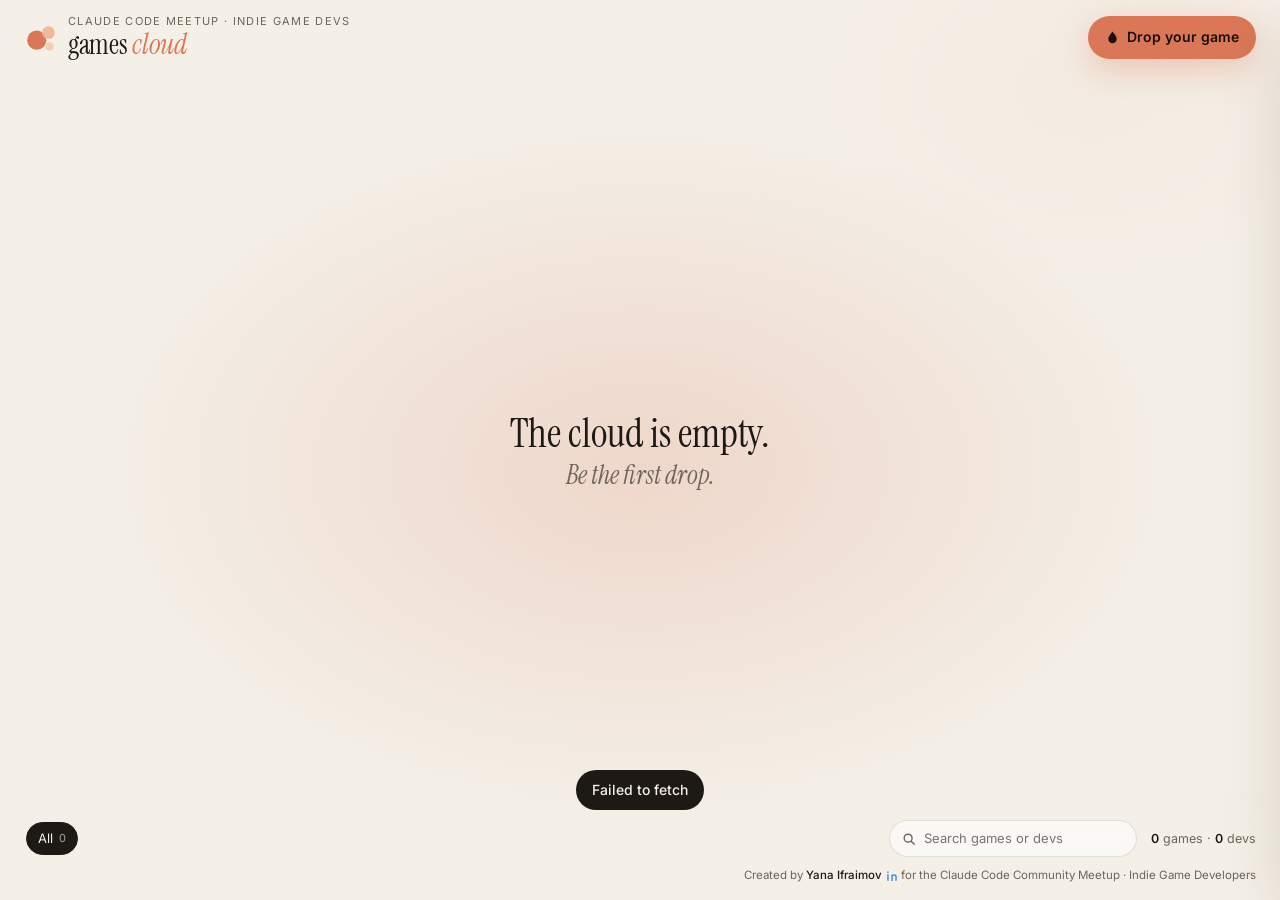
<file: index.html>
<!doctype html>
<html lang="en">
<head>
  <meta charset="utf-8">
  <meta http-equiv="Cache-Control" content="no-cache">
  <meta name="viewport" content="width=device-width, initial-scale=1, viewport-fit=cover">
  <title>Indie Games Cloud</title>
  <meta name="description" content="Games made by the Claude Code Community Meetup indie game developers. Drop yours in.">
  <meta property="og:title" content="Indie Games Cloud · Claude Code Community Meetup">
  <meta property="og:description" content="Games made by the Claude Code Community Meetup indie game developers. Drop yours in.">
  <link rel="icon" href="data:image/svg+xml,%3Csvg xmlns='http://www.w3.org/2000/svg' viewBox='0 0 32 32'%3E%3Ccircle cx='12' cy='18' r='9' fill='%23d97757'/%3E%3Ccircle cx='23' cy='11' r='6' fill='%23e8a07f'/%3E%3Ccircle cx='24' cy='24' r='4' fill='%23f3c9b3'/%3E%3C/svg%3E">
  <link rel="preconnect" href="https://fonts.googleapis.com">
  <link rel="preconnect" href="https://fonts.gstatic.com" crossorigin>
  <link rel="preconnect" href="https://ylkonkarqnlfaosjilcr.supabase.co" crossorigin>
  <link rel="preconnect" href="https://img.itch.zone">
  <!-- Fonts load without blocking the first paint; system fonts show until they arrive. -->
  <link rel="stylesheet" href="https://fonts.googleapis.com/css2?family=Instrument+Serif:ital@0;1&family=Inter:wght@400;500;600&display=swap" media="print" onload="this.media='all'">
  <noscript><link rel="stylesheet" href="https://fonts.googleapis.com/css2?family=Instrument+Serif:ital@0;1&family=Inter:wght@400;500;600&display=swap"></noscript>
  <link rel="stylesheet" href="styles.css?v=20261013-10">
</head>
<body>
  <main id="stage" class="stage" aria-label="Project cloud"></main>

  <header class="top" id="top">
    <a class="brand" href="./" aria-label="Indie Games Cloud home">
      <svg viewBox="0 0 32 32" aria-hidden="true"><circle cx="12" cy="18" r="9"/><circle cx="23" cy="11" r="6"/><circle cx="24" cy="24" r="4"/></svg>
      <span>
        <small>Claude Code Meetup<span class="eyebrow-long"> · Indie Game Devs</span></small>
        <strong>games <em>cloud</em></strong>
      </span>
    </a>
    <button class="btn btn-primary drop-btn" id="addBtn" type="button" aria-label="Drop your game">
      <svg viewBox="0 0 16 16" aria-hidden="true" class="drip"><path d="M8 1.5c2.6 3.2 4.5 5.8 4.5 8a4.5 4.5 0 0 1-9 0c0-2.2 1.9-4.8 4.5-8Z"/></svg>
      <span>Drop<span class="long"> your game</span></span>
    </button>
  </header>

  <div class="welcome" id="welcome" role="dialog" aria-labelledby="welcomeTitle" hidden>
    <i class="welcome-arrow" aria-hidden="true"></i>
    <h2 id="welcomeTitle">Welcome to the <em>games cloud</em></h2>
    <p>Every bubble is a game made by someone at the meetup. Tap one to see it and play.</p>
    <p class="welcome-strong">Made a game? Drop it in and watch it fall into the cloud.</p>
    <div class="welcome-actions">
      <button class="btn btn-primary" type="button" id="welcomeDrop">
        <svg viewBox="0 0 16 16" aria-hidden="true"><path d="M8 1.5c2.6 3.2 4.5 5.8 4.5 8a4.5 4.5 0 0 1-9 0c0-2.2 1.9-4.8 4.5-8Z"/></svg>
        Drop my game
      </button>
      <button class="btn btn-ghost" type="button" id="welcomeSkip">Just looking</button>
    </div>
  </div>

  <div class="empty" id="empty" hidden>
    <p>The cloud is empty.</p>
    <p class="muted">Be the first drop.</p>
  </div>

  <footer class="bottom" id="bottom">
    <nav class="chips" id="chips" aria-label="Filter games"></nav>
    <div class="tools">
      <label class="search">
        <svg viewBox="0 0 16 16" aria-hidden="true"><circle cx="7" cy="7" r="4.5"/><path d="m10.5 10.5 3.5 3.5"/></svg>
        <input id="search" type="search" placeholder="Search games or devs" autocomplete="off">
      </label>
      <span class="stats" id="stats"></span>
    </div>
    <p class="credit" id="credit"></p>
  </footer>

  <div class="tip" id="tip" role="tooltip" hidden></div>
  <div class="toast" id="toast" role="status" aria-live="polite"></div>

  <div class="scrim" id="scrim"></div>
  <aside class="drawer" id="drawer" aria-hidden="true" aria-label="Game details">
    <div class="drawer-grab" id="drawerGrab" aria-hidden="true"><i></i></div>
    <button class="icon-btn drawer-close" id="drawerClose" type="button" aria-label="Close">
      <svg viewBox="0 0 16 16"><path d="M4 4l8 8M12 4l-8 8"/></svg>
    </button>
    <div class="drawer-body" id="drawerBody"></div>
  </aside>

  <dialog class="modal" id="addDialog" aria-labelledby="addTitle">
    <form id="addForm" novalidate>
      <div class="modal-head">
        <div>
          <h2 id="addTitle">Drop your game</h2>
          <p>It falls into the cloud. Use the same name or email every time and your games gather into one bubble.</p>
        </div>
        <button class="icon-btn" type="button" data-close aria-label="Close">
          <svg viewBox="0 0 16 16"><path d="M4 4l8 8M12 4l-8 8"/></svg>
        </button>
      </div>

      <div class="modal-body">
        <div class="thumb-field">
          <div class="thumb-preview" id="thumbPreview" aria-live="polite">
            <span class="thumb-art" id="thumbArt"></span>
            <img id="thumbImg" alt="" hidden>
            <span class="thumb-status" id="thumbStatus"></span>
            <i class="gloss"></i>
          </div>
          <div class="thumb-opts">
            <span class="field-label">Thumbnail</span>
            <div class="seg" role="radiogroup" aria-label="Thumbnail source">
              <label><input type="radio" name="thumbMode" value="link" checked><span>From link</span></label>
              <label><input type="radio" name="thumbMode" value="upload"><span>Upload</span></label>
            </div>
            <input type="file" id="thumbFile" accept="image/*" hidden>
            <p class="hint" id="thumbHint">We grab the cover from your itch.io, Steam or store page automatically.</p>
          </div>
        </div>

        <label class="field">
          <span class="field-label">Game title <b>*</b></span>
          <input name="title" dir="auto" required maxlength="60" placeholder="e.g. Pixel Dungeon">
        </label>

        <label class="field">
          <span class="field-label">Short description <b>*</b> <small id="wordCount">at least 2 words</small></span>
          <input name="description" dir="auto" required maxlength="140" placeholder="The game in one line">
        </label>

        <label class="field">
          <span class="field-label">Link <b>*</b> <small>itch.io, Steam, App Store, Google Play, or your site</small></span>
          <input name="url" required inputmode="url" autocomplete="url" placeholder="https://you.itch.io/your-game">
        </label>

        <div class="field">
          <span class="field-label">Release status <b>*</b></span>
          <div class="cat-pick" id="statusPick" role="radiogroup" aria-label="Release status"></div>
        </div>

        <div class="field">
          <span class="field-label">Platforms <small>pick all that apply</small></span>
          <div class="cat-pick" id="platformPick" role="group" aria-label="Platforms"></div>
        </div>

        <div class="field">
          <span class="field-label">Genre</span>
          <div class="cat-pick" id="genrePick" role="radiogroup" aria-label="Genre"></div>
          <input name="newGenre" id="newGenre" maxlength="24" placeholder="Name the genre" hidden>
        </div>

        <fieldset class="who">
          <legend>About you</legend>
          <label class="field">
            <span class="field-label">Full name <b>*</b></span>
            <input name="creator_name" required maxlength="60" autocomplete="name">
          </label>
          <label class="field">
            <span class="field-label">Email <small>private · only used to group your games</small></span>
            <input name="email" type="email" maxlength="120" autocomplete="email">
          </label>
          <label class="field">
            <span class="field-label">LinkedIn or link <small>optional · LinkedIn, Linktree or portfolio, for networking</small></span>
            <input name="linkedin" maxlength="200" inputmode="url" placeholder="linkedin.com/in/you">
          </label>
        </fieldset>
      </div>

      <div class="modal-foot">
        <p class="err" id="formErr" role="alert"></p>
        <button class="btn btn-ghost" type="button" data-close>Cancel</button>
        <button class="btn btn-primary" type="submit" id="submitBtn">Drop it in</button>
      </div>
    </form>
  </dialog>

  <!-- Bump ?v= on every release so phones fetch fresh files instead of cached ones. -->
  <script src="config.js?v=20261013-10"></script>
  <script src="js/store.js?v=20261013-10"></script>
  <script src="js/cloud.js?v=20261013-10"></script>
  <script src="js/app.js?v=20261013-10"></script>
</body>
</html>
</file>
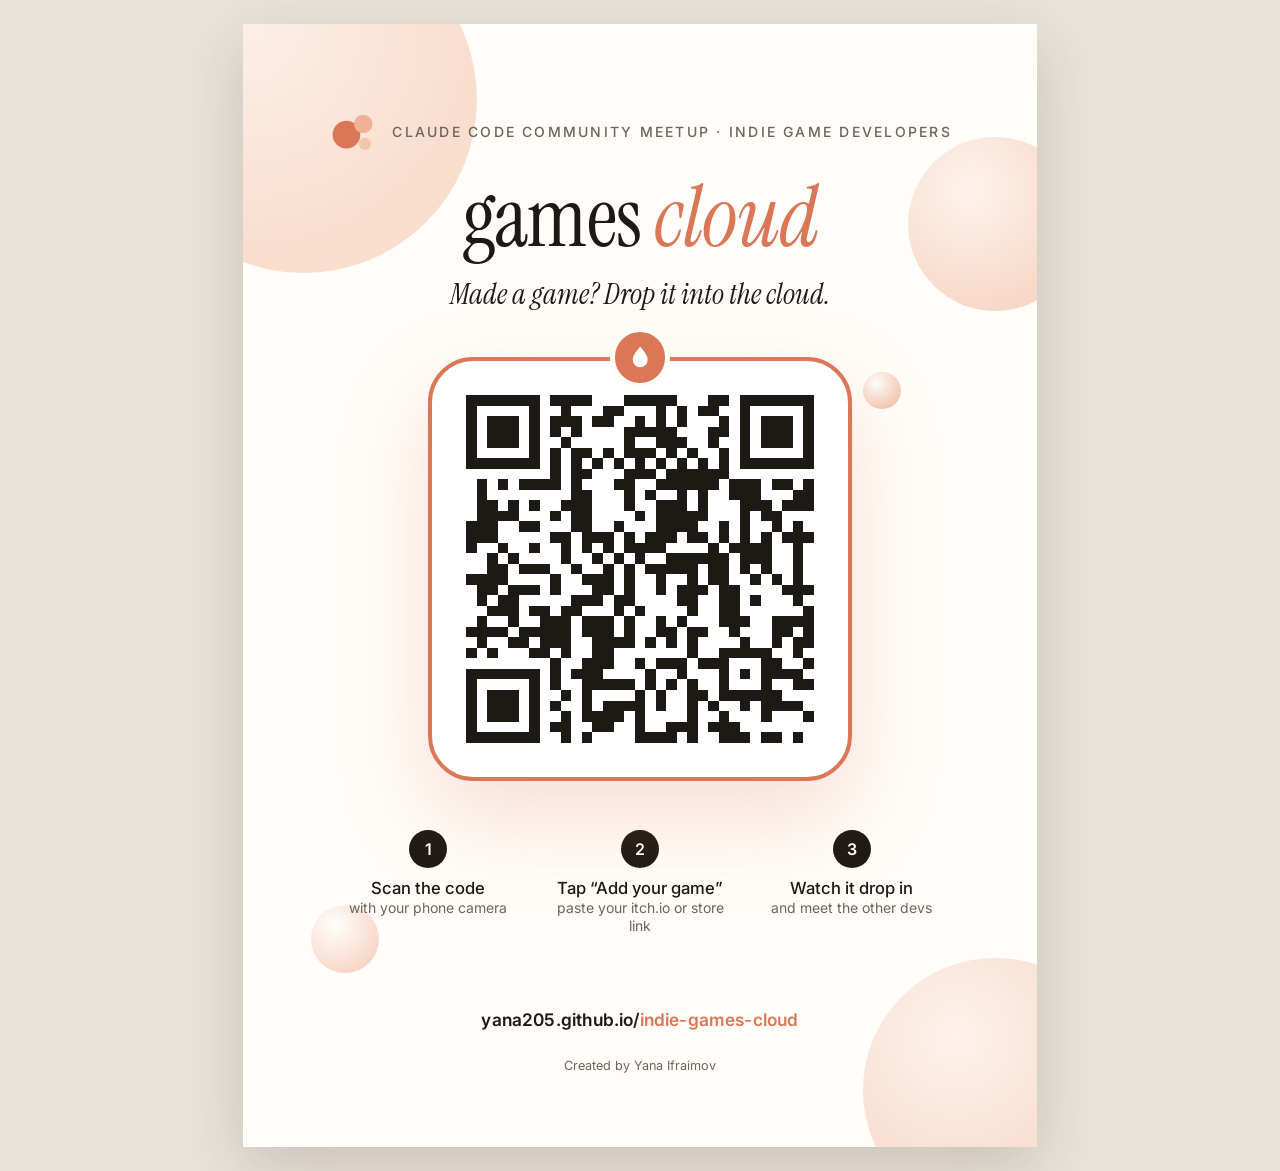
<file: qr.html>
<!doctype html>
<html lang="en">
<head>
  <meta charset="utf-8">
  <meta name="viewport" content="width=device-width, initial-scale=1">
  <title>Indie Games Cloud QR</title>
  <meta name="robots" content="noindex">
  <link rel="preconnect" href="https://fonts.googleapis.com">
  <link rel="preconnect" href="https://fonts.gstatic.com" crossorigin>
  <link href="https://fonts.googleapis.com/css2?family=Instrument+Serif:ital@0;1&family=Inter:wght@400;500;600&display=swap" rel="stylesheet">
  <style>
    /* Printable A4 poster. Print with "Background graphics" on for the soft bubbles. */
    @page { size: A4; margin: 0; }
    :root { --ink: #1d1915; --muted: #6d655b; --accent: #d97757; --accent-2: #f0b294; --paper: #fffdf9; --line: #eadfd3; }
    * { box-sizing: border-box; }
    html, body { margin: 0; background: #e9e3da; color: var(--ink); font-family: "Inter", system-ui, sans-serif; -webkit-print-color-adjust: exact; print-color-adjust: exact; }
    .sheet {
      position: relative; overflow: hidden; width: 210mm; height: 297mm; margin: 24px auto;
      background: var(--paper); box-shadow: 0 20px 60px rgba(60, 40, 20, 0.18);
      display: flex; flex-direction: column; align-items: center; text-align: center; padding: 22mm 20mm 16mm;
    }
    .bubble { position: absolute; border-radius: 50%; pointer-events: none; }
    .b1 { width: 92mm; height: 92mm; left: -30mm; top: -26mm; background: radial-gradient(circle at 35% 30%, #fbe3d6, #f4c3aa 70%); opacity: .55; }
    .b2 { width: 46mm; height: 46mm; right: -12mm; top: 30mm; background: radial-gradient(circle at 35% 30%, #fde9de, #f0b294 75%); opacity: .5; }
    .b3 { width: 70mm; height: 70mm; right: -24mm; bottom: -20mm; background: radial-gradient(circle at 35% 30%, #fbe3d6, #e8a07f 75%); opacity: .4; }
    .b4 { width: 18mm; height: 18mm; left: 18mm; bottom: 46mm; background: radial-gradient(circle at 35% 30%, #fff, #f0b294 80%); opacity: .55; }
    .b5 { width: 10mm; height: 10mm; right: 36mm; top: 92mm; background: radial-gradient(circle at 35% 30%, #fff, #e8a07f 80%); opacity: .6; }
    .content { position: relative; z-index: 1; display: flex; flex-direction: column; align-items: center; height: 100%; width: 100%; }
    .brand { display: flex; align-items: center; gap: 4mm; }
    .brand svg { width: 13mm; height: 13mm; }
    .eyebrow { font-size: 10.5pt; letter-spacing: .16em; text-transform: uppercase; color: var(--muted); font-weight: 500; }
    h1 { margin: 6mm 0 0; font: 400 64pt/0.9 "Instrument Serif", Georgia, serif; letter-spacing: -0.01em; }
    h1 em { color: var(--accent); }
    .tagline { margin: 6mm 0 0; font: italic 400 22pt/1.15 "Instrument Serif", Georgia, serif; color: var(--ink); }
    .qr-wrap {
      position: relative; margin-top: 12mm; padding: 9mm; border-radius: 12mm;
      background: #fff; border: 1.2mm solid var(--accent); box-shadow: 0 10mm 24mm rgba(217, 119, 87, 0.22);
    }
    .qr-code { display: block; width: 92mm; height: 92mm; }
    .drop {
      position: absolute; top: -9mm; left: 50%; width: 16mm; height: 16mm; margin-left: -8mm;
      display: grid; place-items: center; border-radius: 50%; background: var(--accent); border: 1.4mm solid var(--paper);
    }
    .drop svg { width: 7mm; height: 7mm; fill: #fff; }
    .steps { display: flex; gap: 6mm; margin-top: 13mm; }
    .step { width: 50mm; display: flex; flex-direction: column; align-items: center; gap: 2.5mm; }
    .step b {
      display: grid; place-items: center; width: 10mm; height: 10mm; border-radius: 50%;
      background: var(--ink); color: var(--paper); font-size: 12pt; font-weight: 600;
    }
    .step span { font-size: 12.5pt; line-height: 1.3; font-weight: 500; }
    .step small { display: block; color: var(--muted); font-weight: 400; font-size: 10.5pt; }
    .url { margin-top: auto; font-size: 13pt; font-weight: 600; letter-spacing: .01em; }
    .url span { color: var(--accent); }
    .credit { margin-top: 3mm; font-size: 9.5pt; color: var(--muted); }
    @media print {
      html, body { background: none; }
      .sheet { margin: 0; box-shadow: none; }
    }
    @media screen and (max-width: 840px) {
      .sheet { transform-origin: top left; zoom: calc(100vw / 840px); }
    }
  </style>
</head>
<body>
  <main class="sheet">
    <i class="bubble b1"></i><i class="bubble b2"></i><i class="bubble b3"></i><i class="bubble b4"></i><i class="bubble b5"></i>
    <div class="content">
      <div class="brand">
        <svg viewBox="0 0 32 32" aria-hidden="true"><circle cx="12" cy="18" r="9" fill="#d97757"/><circle cx="23" cy="11" r="6" fill="#f0b294"/><circle cx="24" cy="24" r="4" fill="#f0b294" opacity=".6"/></svg>
        <span class="eyebrow">Claude Code Community Meetup · Indie Game Developers</span>
      </div>
      <h1>games <em>cloud</em></h1>
      <p class="tagline">Made a game? Drop it into the cloud.</p>

      <div class="qr-wrap">
        <span class="drop"><svg viewBox="0 0 16 16" aria-hidden="true"><path d="M8 1.5c2.6 3.2 4.5 5.8 4.5 8a4.5 4.5 0 0 1-9 0c0-2.2 1.9-4.8 4.5-8Z"/></svg></span>
        <svg class="qr-code" role="img" aria-label="QR code to yana205.github.io/indie-games-cloud" xmlns="http://www.w3.org/2000/svg" viewBox="0 0 33 33" shape-rendering="crispEdges"><path fill="#1d1915" d="M0 0h7v1h-7zM8 0h4v1h-4zM15 0h5v1h-5zM23 0h2v1h-2zM26 0h7v1h-7zM0 1h1v1h-1zM6 1h1v1h-1zM9 1h1v1h-1zM13 1h2v1h-2zM18 1h1v1h-1zM20 1h1v1h-1zM22 1h2v1h-2zM26 1h1v1h-1zM32 1h1v1h-1zM0 2h1v1h-1zM2 2h3v1h-3zM6 2h1v1h-1zM8 2h3v1h-3zM12 2h2v1h-2zM16 2h1v1h-1zM18 2h1v1h-1zM20 2h1v1h-1zM24 2h1v1h-1zM26 2h1v1h-1zM28 2h3v1h-3zM32 2h1v1h-1zM0 3h1v1h-1zM2 3h3v1h-3zM6 3h1v1h-1zM8 3h1v1h-1zM10 3h1v1h-1zM15 3h5v1h-5zM23 3h2v1h-2zM26 3h1v1h-1zM28 3h3v1h-3zM32 3h1v1h-1zM0 4h1v1h-1zM2 4h3v1h-3zM6 4h1v1h-1zM9 4h1v1h-1zM15 4h1v1h-1zM18 4h3v1h-3zM23 4h1v1h-1zM26 4h1v1h-1zM28 4h3v1h-3zM32 4h1v1h-1zM0 5h1v1h-1zM6 5h1v1h-1zM8 5h1v1h-1zM10 5h2v1h-2zM13 5h1v1h-1zM15 5h3v1h-3zM19 5h1v1h-1zM21 5h1v1h-1zM24 5h1v1h-1zM26 5h1v1h-1zM32 5h1v1h-1zM0 6h7v1h-7zM8 6h1v1h-1zM10 6h1v1h-1zM12 6h1v1h-1zM14 6h1v1h-1zM16 6h1v1h-1zM18 6h1v1h-1zM20 6h1v1h-1zM22 6h1v1h-1zM24 6h1v1h-1zM26 6h7v1h-7zM8 7h1v1h-1zM10 7h2v1h-2zM15 7h3v1h-3zM19 7h6v1h-6zM1 8h1v1h-1zM3 8h1v1h-1zM5 8h4v1h-4zM10 8h1v1h-1zM14 8h2v1h-2zM18 8h6v1h-6zM25 8h3v1h-3zM29 8h2v1h-2zM32 8h1v1h-1zM1 9h1v1h-1zM10 9h2v1h-2zM15 9h1v1h-1zM17 9h1v1h-1zM20 9h1v1h-1zM22 9h1v1h-1zM25 9h3v1h-3zM31 9h2v1h-2zM1 10h2v1h-2zM4 10h1v1h-1zM6 10h1v1h-1zM9 10h3v1h-3zM15 10h1v1h-1zM18 10h3v1h-3zM22 10h1v1h-1zM26 10h3v1h-3zM30 10h3v1h-3zM1 11h4v1h-4zM8 11h1v1h-1zM10 11h2v1h-2zM16 11h1v1h-1zM18 11h5v1h-5zM26 11h1v1h-1zM28 11h2v1h-2zM0 12h3v1h-3zM5 12h2v1h-2zM10 12h2v1h-2zM14 12h1v1h-1zM18 12h4v1h-4zM24 12h1v1h-1zM26 12h1v1h-1zM29 12h1v1h-1zM31 12h1v1h-1zM0 13h3v1h-3zM8 13h2v1h-2zM11 13h3v1h-3zM15 13h1v1h-1zM17 13h3v1h-3zM21 13h2v1h-2zM24 13h1v1h-1zM26 13h1v1h-1zM28 13h1v1h-1zM30 13h3v1h-3zM0 14h1v1h-1zM3 14h1v1h-1zM6 14h1v1h-1zM9 14h1v1h-1zM11 14h1v1h-1zM13 14h1v1h-1zM15 14h4v1h-4zM23 14h1v1h-1zM25 14h4v1h-4zM31 14h1v1h-1zM2 15h1v1h-1zM4 15h1v1h-1zM9 15h1v1h-1zM12 15h1v1h-1zM14 15h1v1h-1zM16 15h1v1h-1zM19 15h6v1h-6zM26 15h3v1h-3zM31 15h1v1h-1zM2 16h2v1h-2zM5 16h3v1h-3zM10 16h1v1h-1zM13 16h1v1h-1zM15 16h1v1h-1zM17 16h5v1h-5zM23 16h2v1h-2zM26 16h1v1h-1zM28 16h1v1h-1zM31 16h1v1h-1zM0 17h4v1h-4zM8 17h1v1h-1zM11 17h3v1h-3zM15 17h1v1h-1zM18 17h1v1h-1zM21 17h1v1h-1zM23 17h2v1h-2zM27 17h1v1h-1zM29 17h1v1h-1zM31 17h1v1h-1zM1 18h2v1h-2zM4 18h3v1h-3zM8 18h1v1h-1zM12 18h2v1h-2zM15 18h1v1h-1zM18 18h1v1h-1zM20 18h3v1h-3zM24 18h2v1h-2zM30 18h3v1h-3zM1 19h1v1h-1zM3 19h2v1h-2zM10 19h3v1h-3zM14 19h2v1h-2zM20 19h2v1h-2zM24 19h2v1h-2zM27 19h1v1h-1zM31 19h1v1h-1zM2 20h3v1h-3zM6 20h2v1h-2zM9 20h2v1h-2zM14 20h1v1h-1zM16 20h1v1h-1zM21 20h1v1h-1zM24 20h2v1h-2zM32 20h1v1h-1zM1 21h1v1h-1zM4 21h1v1h-1zM7 21h3v1h-3zM11 21h3v1h-3zM15 21h1v1h-1zM18 21h1v1h-1zM20 21h1v1h-1zM24 21h3v1h-3zM29 21h4v1h-4zM0 22h4v1h-4zM5 22h5v1h-5zM11 22h3v1h-3zM15 22h1v1h-1zM18 22h2v1h-2zM21 22h2v1h-2zM25 22h1v1h-1zM29 22h2v1h-2zM32 22h1v1h-1zM1 23h1v1h-1zM4 23h2v1h-2zM7 23h3v1h-3zM12 23h4v1h-4zM17 23h1v1h-1zM19 23h1v1h-1zM21 23h1v1h-1zM26 23h1v1h-1zM29 23h1v1h-1zM31 23h2v1h-2zM0 24h1v1h-1zM2 24h1v1h-1zM6 24h2v1h-2zM9 24h1v1h-1zM12 24h2v1h-2zM21 24h1v1h-1zM24 24h5v1h-5zM31 24h1v1h-1zM8 25h1v1h-1zM11 25h3v1h-3zM16 25h1v1h-1zM18 25h3v1h-3zM22 25h3v1h-3zM28 25h2v1h-2zM32 25h1v1h-1zM0 26h7v1h-7zM8 26h1v1h-1zM10 26h3v1h-3zM17 26h1v1h-1zM20 26h1v1h-1zM24 26h1v1h-1zM26 26h1v1h-1zM28 26h4v1h-4zM0 27h1v1h-1zM6 27h1v1h-1zM8 27h1v1h-1zM11 27h5v1h-5zM17 27h1v1h-1zM19 27h1v1h-1zM21 27h1v1h-1zM24 27h1v1h-1zM28 27h1v1h-1zM31 27h2v1h-2zM0 28h1v1h-1zM2 28h3v1h-3zM6 28h1v1h-1zM9 28h1v1h-1zM11 28h1v1h-1zM16 28h1v1h-1zM18 28h1v1h-1zM21 28h2v1h-2zM24 28h6v1h-6zM0 29h1v1h-1zM2 29h3v1h-3zM6 29h1v1h-1zM8 29h1v1h-1zM11 29h1v1h-1zM13 29h4v1h-4zM18 29h1v1h-1zM21 29h1v1h-1zM23 29h1v1h-1zM26 29h1v1h-1zM28 29h4v1h-4zM0 30h1v1h-1zM2 30h3v1h-3zM6 30h1v1h-1zM9 30h1v1h-1zM11 30h4v1h-4zM16 30h1v1h-1zM21 30h1v1h-1zM24 30h1v1h-1zM28 30h1v1h-1zM32 30h1v1h-1zM0 31h1v1h-1zM6 31h1v1h-1zM8 31h2v1h-2zM12 31h2v1h-2zM16 31h1v1h-1zM19 31h3v1h-3zM23 31h3v1h-3zM0 32h7v1h-7zM9 32h1v1h-1zM11 32h1v1h-1zM16 32h4v1h-4zM21 32h1v1h-1zM24 32h3v1h-3zM28 32h2v1h-2zM31 32h1v1h-1z"/></svg>

      </div>

      <div class="steps">
        <div class="step"><b>1</b><span>Scan the code<small>with your phone camera</small></span></div>
        <div class="step"><b>2</b><span>Tap “Add your game”<small>paste your itch.io or store link</small></span></div>
        <div class="step"><b>3</b><span>Watch it drop in<small>and meet the other devs</small></span></div>
      </div>

      <p class="url">yana205.github.io/<span>indie-games-cloud</span></p>
      <p class="credit">Created by Yana Ifraimov</p>
    </div>
  </main>
</body>
</html>
</file>
<file: styles.css>
:root {
  --bg: #100e0c;
  --glow: rgba(217, 119, 87, 0.16);
  --ink: #f3ede4;
  --muted: #a69d92;
  --line: rgba(243, 237, 228, 0.12);
  --panel: #1a1714;
  --panel-2: #24201b;
  --glass: rgba(255, 255, 255, 0.05);
  --accent: #d97757;
  --accent-2: #f0b294;
  --on-accent: #1d0f08;
  --shadow: 0 24px 70px rgba(0, 0, 0, 0.5);
  --sans: "Inter", system-ui, -apple-system, "Segoe UI", sans-serif;
  --serif: "Instrument Serif", Georgia, serif;
  --ease: cubic-bezier(0.2, 0.8, 0.2, 1);
  color-scheme: dark;
}
@media (prefers-color-scheme: light) {
  :root:not([data-theme="dark"]) {
    --bg: #f4efe7;
    --glow: rgba(217, 119, 87, 0.2);
    --ink: #1d1915;
    --muted: #6d655b;
    --line: rgba(29, 25, 21, 0.12);
    --panel: #fbf8f3;
    --panel-2: #efe8de;
    --glass: rgba(255, 255, 255, 0.55);
    --shadow: 0 24px 70px rgba(70, 45, 20, 0.2);
    color-scheme: light;
  }
}
:root[data-theme="dark"] { color-scheme: dark; }

* { box-sizing: border-box; }
html, body { height: 100%; overscroll-behavior: none; }
html { -webkit-tap-highlight-color: transparent; -webkit-text-size-adjust: 100%; }
body {
  margin: 0;
  overflow: hidden;
  background:
    radial-gradient(60% 55% at 50% 52%, var(--glow), transparent 70%),
    radial-gradient(30% 30% at 85% 10%, rgba(240, 178, 148, 0.06), transparent 70%),
    var(--bg);
  color: var(--ink);
  font: 14px/1.45 var(--sans);
  -webkit-font-smoothing: antialiased;
}
button, input, select, textarea { font: inherit; color: inherit; }
svg { width: 16px; height: 16px; fill: none; stroke: currentColor; stroke-width: 1.6; stroke-linecap: round; stroke-linejoin: round; flex: none; }
svg.fill { fill: currentColor; stroke: none; }
[hidden] { display: none !important; }

/* ---------- chrome ---------- */
.top {
  position: fixed; inset: 0 0 auto 0; z-index: 30;
  display: flex; align-items: center; justify-content: space-between; gap: 12px;
  padding: max(16px, env(safe-area-inset-top)) 24px 16px;
  pointer-events: none;
}
.top > * { pointer-events: auto; }
.brand { display: flex; align-items: center; gap: 10px; color: inherit; text-decoration: none; min-width: 0; }
.brand svg { width: 34px; height: 34px; stroke: none; }
.brand svg circle:nth-child(1) { fill: var(--accent); }
.brand svg circle:nth-child(2) { fill: var(--accent-2); opacity: 0.9; }
.brand svg circle:nth-child(3) { fill: var(--accent-2); opacity: 0.55; }
.brand > span { display: flex; flex-direction: column; line-height: 1; min-width: 0; }
.brand small { white-space: nowrap; overflow: hidden; text-overflow: ellipsis; font-size: 11px; letter-spacing: 0.12em; text-transform: uppercase; color: var(--muted); margin-bottom: 4px; }
.brand strong { font: 400 28px/1 var(--serif); letter-spacing: -0.01em; }
.brand em { color: var(--accent); }

.btn {
  display: inline-flex; align-items: center; justify-content: center; gap: 8px;
  border: 1px solid var(--line); background: var(--glass); color: var(--ink);
  border-radius: 999px; padding: 10px 16px; font-weight: 500; cursor: pointer;
  text-decoration: none; white-space: nowrap;
  transition: transform 0.2s var(--ease), background 0.2s, border-color 0.2s, box-shadow 0.2s;
}
.btn:hover { border-color: color-mix(in srgb, var(--ink) 30%, transparent); }
.btn:active { transform: scale(0.97); }
.btn-primary { background: var(--accent); border-color: transparent; color: var(--on-accent); font-weight: 600; box-shadow: 0 10px 34px rgba(217, 119, 87, 0.35); }
.btn-primary:hover { background: #e2845f; border-color: transparent; box-shadow: 0 12px 40px rgba(217, 119, 87, 0.5); }
.btn-primary svg { fill: currentColor; stroke: none; }
.btn-primary[disabled] { opacity: 0.7; cursor: progress; }
.btn-ghost { background: transparent; }
.btn-sm { padding: 7px 12px; font-size: 13px; }
.icon-btn {
  display: grid; place-items: center; width: 34px; height: 34px; border-radius: 50%;
  border: 1px solid var(--line); background: var(--glass); cursor: pointer; color: var(--ink);
}
.icon-btn:hover { background: var(--panel-2); }
:focus-visible { outline: 2px solid var(--accent); outline-offset: 2px; }

.bottom {
  position: fixed; inset: auto 0 0 0; z-index: 30;
  display: flex; align-items: center; gap: 16px;
  padding: 28px 24px max(16px, env(safe-area-inset-bottom));
  background: linear-gradient(to top, var(--bg) 45%, transparent);
  pointer-events: none;
}
.bottom > * { pointer-events: auto; }
.chips { display: flex; gap: 6px; overflow-x: auto; scrollbar-width: none; flex: 1; min-width: 0; padding: 2px; mask-image: linear-gradient(to right, #000 92%, transparent); }
.chips::-webkit-scrollbar { display: none; }
.chip {
  display: inline-flex; align-items: center; gap: 6px; flex: none;
  border: 1px solid var(--line); background: var(--glass); border-radius: 999px;
  padding: 6px 11px; font-size: 13px; cursor: pointer; color: var(--ink);
  backdrop-filter: blur(8px); -webkit-backdrop-filter: blur(8px);
  transition: background 0.2s, color 0.2s, border-color 0.2s;
}
.chip i { width: 7px; height: 7px; border-radius: 50%; background: hsl(var(--h) 70% 62%); }
.chip small { color: var(--muted); font-size: 11px; }
.chip:hover { border-color: color-mix(in srgb, var(--ink) 30%, transparent); }
.chip.on { background: var(--ink); color: var(--bg); border-color: var(--ink); }
.chip.on small { color: color-mix(in srgb, var(--bg) 65%, transparent); }
.chip.sm { padding: 5px 10px; font-size: 12.5px; }
.chip.new { border-style: dashed; }
.chip svg { width: 13px; height: 13px; opacity: 0.8; }
.chip i.sq, .cat i.sq { border-radius: 2px; transform: rotate(45deg); width: 6px; height: 6px; }
.chip-sep { flex: none; width: 1px; align-self: stretch; margin: 4px 4px; background: var(--line); }

.tools { display: flex; align-items: center; gap: 14px; flex: none; }
.search {
  display: flex; align-items: center; gap: 8px; padding: 0 12px;
  border: 1px solid var(--line); background: var(--glass); border-radius: 999px;
  backdrop-filter: blur(8px); -webkit-backdrop-filter: blur(8px);
}
.search svg { color: var(--muted); width: 14px; height: 14px; }
.search input { border: 0; background: none; outline: none; padding: 8px 0; width: 200px; font-size: 13px; }
.search:focus-within { border-color: var(--accent); }
.stats { color: var(--muted); font-size: 12.5px; white-space: nowrap; }
.stats b { color: var(--ink); font-weight: 600; }
.pill { margin-left: 6px; padding: 2px 7px; border-radius: 999px; border: 1px solid var(--line); font-size: 10.5px; text-transform: uppercase; letter-spacing: 0.08em; cursor: help; }

.bottom { flex-wrap: wrap; row-gap: 10px; }
.credit { flex-basis: 100%; margin: 0; font-size: 11.5px; color: var(--muted); text-align: right; }
.credit a, .credit b { color: var(--ink); font-weight: 500; text-decoration: none; }
.credit a { display: inline-flex; align-items: center; gap: 4px; }
.credit a:hover { color: var(--accent); }
.credit svg { width: 12px; height: 12px; color: #4a90d9; }

/* ---------- owner tools ---------- */
.owner {
  display: flex; flex-direction: column; gap: 10px; margin: 22px 0 0; padding: 12px 14px;
  border: 1px dashed color-mix(in srgb, var(--accent) 55%, transparent); border-radius: 16px;
  background: color-mix(in srgb, var(--accent) 7%, transparent);
}
.owner > span { font-size: 12px; font-weight: 600; color: var(--accent); text-transform: uppercase; letter-spacing: 0.1em; }
.owner > div { display: flex; flex-wrap: wrap; gap: 6px; }
.owner svg { width: 14px; height: 14px; }
.btn.danger { color: #e0684a; }
.btn.danger:hover { border-color: #e0684a; }

/* ---------- the drop button ---------- */
/* A short pill with a droplet that gently drips now and then. */
.drop-btn { gap: 7px; }
.drop-btn .drip { width: 15px; height: 15px; transform-origin: 50% 90%; animation: drip 4.2s ease-in-out infinite; }
@keyframes drip {
  0%, 70%, 100% { transform: translateY(0) scale(1); }
  78% { transform: translateY(-2px) scale(0.92, 1.1); }
  86% { transform: translateY(1.5px) scale(1.12, 0.88); }
  93% { transform: translateY(0) scale(0.97, 1.03); }
}

/* ---------- first-visit welcome ---------- */
.welcome {
  position: fixed; z-index: 35; top: calc(max(16px, env(safe-area-inset-top)) + 62px); right: 20px;
  width: min(330px, calc(100vw - 32px)); padding: 18px 18px 16px;
  background: var(--panel); border: 1px solid var(--line); border-radius: 20px; box-shadow: var(--shadow);
  animation: welcome-in 0.6s cubic-bezier(0.22, 1, 0.36, 1) both;
}
.welcome.leaving { animation: welcome-out 0.3s ease-in both; }
.welcome-arrow {
  position: absolute; top: -7px; right: 56px; width: 14px; height: 14px; transform: rotate(45deg);
  background: var(--panel); border-left: 1px solid var(--line); border-top: 1px solid var(--line);
}
.welcome h2 { margin: 0 0 8px; font: 400 26px/1.05 var(--serif); }
.welcome h2 em { color: var(--accent); }
.welcome p { margin: 0 0 8px; color: var(--muted); font-size: 13.5px; }
.welcome .welcome-strong { color: var(--ink); font-weight: 500; }
.welcome-actions { display: flex; flex-wrap: wrap; gap: 8px; margin-top: 14px; }
.welcome-actions .btn { flex: 1 1 auto; }
@keyframes welcome-in { from { opacity: 0; transform: translateY(-10px) scale(0.96); transform-origin: top right; } }
@keyframes welcome-out { to { opacity: 0; transform: translateY(-6px) scale(0.97); } }
.btn.beckon { position: relative; }
.btn.beckon::after {
  content: ""; position: absolute; inset: -2px; border-radius: inherit; pointer-events: none;
  box-shadow: 0 0 0 0 rgba(217, 119, 87, 0.55); animation: beckon 1.8s ease-out infinite;
}
@keyframes beckon {
  0% { box-shadow: 0 0 0 0 rgba(217, 119, 87, 0.55); }
  100% { box-shadow: 0 0 0 16px rgba(217, 119, 87, 0); }
}
@media (max-width: 720px) {
  .welcome { right: 12px; left: 12px; width: auto; top: calc(max(12px, env(safe-area-inset-top)) + 54px); }
  .welcome-arrow { right: 52px; }
  .welcome-actions .btn { padding: 12px 16px; }
}
@media (prefers-reduced-motion: reduce) { .drop-btn .drip { animation: none; } }
@media (prefers-reduced-motion: reduce) { .btn.beckon::after { animation: none; } }

.empty { position: fixed; inset: 0; display: grid; place-content: center; text-align: center; pointer-events: none; z-index: 1; }
.empty p { margin: 0; font: 400 40px/1.1 var(--serif); }
.empty .muted { color: var(--muted); font-style: italic; font-size: 26px; margin-top: 6px; }

/* ---------- the cloud ---------- */
.stage { position: fixed; inset: 0; touch-action: none; user-select: none; -webkit-user-select: none; overflow: hidden; }
.node { position: absolute; left: 0; top: 0; will-change: transform; cursor: grab; transition: opacity 0.5s, filter 0.5s; }
.node.is-empty { pointer-events: none; }
.node.dragging { cursor: grabbing; z-index: 5; }
.node .ring {
  position: absolute; inset: 0; border-radius: 50%;
  background: radial-gradient(circle at 34% 28%, rgba(255, 255, 255, 0.12), rgba(255, 255, 255, 0.025) 58%, rgba(217, 119, 87, 0.05));
  border: 1px solid var(--line);
  box-shadow: inset 0 0 40px rgba(255, 255, 255, 0.04), inset 0 -12px 30px rgba(0, 0, 0, 0.12), 0 18px 50px rgba(0, 0, 0, 0.22);
  opacity: 0; transform: scale(0.85);
  transition: opacity 1s var(--ease), transform 1.2s var(--ease);
}
.node.is-group .ring { opacity: 1; transform: none; }
.kids { position: absolute; inset: 0; }
.proj {
  position: absolute; border-radius: 50%; container-type: size; cursor: pointer;
  box-shadow: 0 0 0 1.5px hsl(var(--h) 70% 64% / 0.55), 0 10px 28px rgba(0, 0, 0, 0.35);
  transition: left 1.3s var(--ease), top 1.3s var(--ease), width 1.3s var(--ease), height 1.3s var(--ease),
    transform 0.35s var(--ease), opacity 0.5s, filter 0.5s, box-shadow 0.4s;
}
@media (hover: hover) {
  .proj:hover { transform: scale(1.06); box-shadow: 0 0 0 2px hsl(var(--h) 80% 70% / 0.9), 0 14px 36px rgba(0, 0, 0, 0.4); }
  .node:hover .label { opacity: 1; }
}
.proj.pressed { transform: scale(0.93); transition-duration: 1.3s, 1.3s, 1.3s, 1.3s, 0.12s, 0.5s, 0.5s, 0.4s; }
.proj:focus-visible { outline-offset: 4px; border-radius: 50%; }
.art, .proj img {
  position: absolute; inset: 0; width: 100%; height: 100%; border-radius: 50%;
}
.art { display: grid; place-items: center; overflow: hidden; }
.art > span { font: 400 36cqw/1 var(--serif); color: rgba(255, 255, 255, 0.92); text-shadow: 0 2px 12px rgba(0, 0, 0, 0.25); }
.proj img { object-fit: cover; opacity: 0; transition: opacity 0.7s; pointer-events: none; }
.proj img.ok { opacity: 1; }
.gloss {
  position: absolute; inset: 0; border-radius: 50%; pointer-events: none;
  background:
    radial-gradient(circle at 30% 22%, rgba(255, 255, 255, 0.38), transparent 30%),
    radial-gradient(circle at 72% 86%, rgba(255, 255, 255, 0.1), transparent 34%);
  box-shadow: inset 0 -10px 22px rgba(0, 0, 0, 0.28), inset 0 2px 8px rgba(255, 255, 255, 0.22);
}
.proj.dim, .node.dim { opacity: 0.16; filter: grayscale(1); }
.proj.enter { animation: kid-in 1.8s cubic-bezier(0.22, 1, 0.36, 1) both; }
.proj.fresh { animation: kid-in 1.8s cubic-bezier(0.22, 1, 0.36, 1) both, fresh 2s ease-in-out 1.6s 2; }
@keyframes kid-in {
  0% { transform: scale(0); opacity: 0; }
  35% { opacity: 1; }
  100% { transform: scale(1); opacity: 1; }
}
@keyframes fresh {
  50% { box-shadow: 0 0 0 3px var(--accent), 0 0 46px 6px rgba(217, 119, 87, 0.55); }
}
.node.leaving, .proj.leaving { pointer-events: none; animation: pop-out 0.45s ease-in forwards; }
@keyframes pop-out { to { transform: scale(0); opacity: 0; } }
.node.leaving { animation: none; transition: opacity 0.45s; opacity: 0; }
.node.jelly .kids, .node.jelly .ring { animation: jelly 1.1s var(--ease); }
@keyframes jelly {
  0% { transform: scale(1); }
  22% { transform: scale(1.1, 0.9); }
  45% { transform: scale(0.95, 1.05); }
  68% { transform: scale(1.025, 0.975); }
  100% { transform: scale(1); }
}

.label {
  position: absolute; top: 100%; left: 50%; transform: translateX(-50%);
  margin-top: 8px; text-align: center; white-space: nowrap; pointer-events: none;
  line-height: 1.25; transition: opacity 0.4s;
}
.label b { display: block; font-weight: 600; font-size: 12px; max-width: 170px; overflow: hidden; text-overflow: ellipsis; }
.label span { color: var(--muted); font-size: 11px; }
.node.tiny .label { opacity: 0; }

.droplet { position: absolute; left: 0; top: 0; width: 0; height: 0; z-index: 25; pointer-events: none; }
.droplet i {
  position: absolute; left: -11px; top: -11px; width: 22px; height: 22px;
  border-radius: 0 50% 50% 50%; transform: rotate(45deg);
  background: radial-gradient(circle at 60% 60%, #ffe2d3, var(--accent) 55%, #a8482b);
  box-shadow: 0 0 26px rgba(217, 119, 87, 0.75), 0 0 4px rgba(255, 255, 255, 0.5) inset;
}
.droplet::before {
  content: ""; position: absolute; left: -2px; bottom: 6px; width: 4px; height: 70px;
  background: linear-gradient(to top, rgba(217, 119, 87, 0.5), transparent); border-radius: 4px; filter: blur(1px);
}
.ripple {
  position: absolute; width: var(--s); height: var(--s); margin: calc(var(--s) / -2) 0 0 calc(var(--s) / -2);
  border-radius: 50%; border: 1.5px solid var(--accent); pointer-events: none; z-index: 4;
  animation: ripple 1.6s cubic-bezier(0.1, 0.7, 0.3, 1) both;
}
@keyframes ripple {
  from { transform: scale(0.15); opacity: 0.9; }
  to { transform: scale(1); opacity: 0; }
}
.spark { position: absolute; width: 6px; height: 6px; border-radius: 50%; background: var(--accent-2); pointer-events: none; z-index: 24; box-shadow: 0 0 8px var(--accent); }

.tip {
  position: fixed; left: 0; top: 0; z-index: 40; max-width: 260px; pointer-events: none;
  background: var(--panel); border: 1px solid var(--line); border-radius: 12px; padding: 9px 12px;
  box-shadow: var(--shadow); font-size: 12.5px;
}
.tip b { display: block; font-weight: 600; margin-bottom: 2px; }
.tip span { color: var(--muted); display: block; }
.tip em { display: block; margin-top: 6px; font-style: normal; font-size: 11.5px; color: hsl(var(--h) 55% 58%); font-weight: 500; }

.toast {
  position: fixed; left: 50%; bottom: 90px; z-index: 60; transform: translate(-50%, 20px); opacity: 0;
  background: var(--ink); color: var(--bg); padding: 10px 16px; border-radius: 999px; font-weight: 500;
  transition: opacity 0.3s, transform 0.3s var(--ease); pointer-events: none;
}
.toast.show { opacity: 1; transform: translate(-50%, 0); }

/* ---------- drawer ---------- */
.scrim { position: fixed; inset: 0; z-index: 45; background: rgba(0, 0, 0, 0.25); opacity: 0; pointer-events: none; transition: opacity 0.4s; }
.scrim.open { opacity: 1; pointer-events: auto; }
.drawer {
  position: fixed; top: 12px; right: 12px; bottom: 12px; z-index: 50; width: min(420px, calc(100vw - 24px));
  display: flex; flex-direction: column;
  background: var(--panel); border: 1px solid var(--line); border-radius: 22px; box-shadow: var(--shadow);
  translate: calc(100% + 24px) 0; transition: translate 0.55s var(--ease), transform 0.35s var(--ease); overflow: hidden;
}
.drawer.open { translate: 0 0; }
.drawer.dragging { transition: none; }
.drawer-grab { display: none; }
.drawer-close { position: absolute; top: 14px; right: 14px; z-index: 2; }
.drawer-body { flex: 1 1 auto; min-height: 0; overflow-y: auto; overscroll-behavior: contain; -webkit-overflow-scrolling: touch; padding: 24px; }
.drawer h2 { font: 400 34px/1.05 var(--serif); margin: 10px 0 8px; letter-spacing: -0.01em; overflow-wrap: anywhere; }
.drawer h3 { font-size: 11px; text-transform: uppercase; letter-spacing: 0.12em; color: var(--muted); font-weight: 600; margin: 28px 0 10px; }
.desc { color: color-mix(in srgb, var(--ink) 82%, transparent); font-size: 15px; margin: 0 0 18px; overflow-wrap: anywhere; }
.hero { position: relative; width: 168px; height: 168px; border-radius: 50%; margin: 8px auto 20px; overflow: hidden; box-shadow: 0 0 0 2px hsl(var(--h) 70% 64% / 0.6), 0 18px 50px rgba(0, 0, 0, 0.35); container-type: size; }
.hero img, .mini-thumb img { position: absolute; inset: 0; width: 100%; height: 100%; object-fit: cover; opacity: 0; transition: opacity 0.5s; }
.hero img.ok, .mini-thumb img.ok { opacity: 1; }
.cat { display: inline-flex; align-items: center; gap: 6px; font-size: 12px; color: var(--muted); border: 1px solid var(--line); border-radius: 999px; padding: 3px 10px; }
.tags { display: flex; flex-wrap: wrap; gap: 6px; }
.cat.plat svg { width: 12px; height: 12px; }
.cat i { width: 7px; height: 7px; border-radius: 50%; background: hsl(var(--h) 70% 62%); }
.eyebrow { display: block; font-size: 11px; text-transform: uppercase; letter-spacing: 0.12em; color: var(--muted); margin: 4px 0 14px; }
.row { display: flex; align-items: center; gap: 12px; flex-wrap: wrap; }
.row .btn svg { width: 14px; height: 14px; fill: none; stroke: currentColor; stroke-width: 2; }
.when { color: var(--muted); font-size: 12.5px; }
.creator { display: flex; align-items: center; gap: 12px; margin-bottom: 12px; }
.creator > div:nth-child(2) { min-width: 0; }
.creator b { display: block; font-weight: 600; font-size: 15px; }
.creator small { color: var(--muted); }
.creator .link-sm { white-space: nowrap; margin-left: auto; color: var(--accent); font-size: 13px; text-decoration: none; }
.creator .link-sm:hover { text-decoration: underline; }
.avatar { width: 44px; height: 44px; border-radius: 50%; display: grid; place-items: center; color: #fff; font: 400 20px/1 var(--serif); flex: none; }
.minis { display: grid; gap: 8px; }
.mini { display: flex; align-items: center; gap: 12px; padding: 8px; border-radius: 14px; color: inherit; text-decoration: none; border: 1px solid transparent; transition: background 0.2s, border-color 0.2s; }
.mini:hover { background: var(--glass); border-color: var(--line); }
.mini-thumb { position: relative; width: 48px; height: 48px; border-radius: 50%; overflow: hidden; flex: none; container-type: size; box-shadow: 0 0 0 1.5px hsl(var(--h) 70% 64% / 0.55); }
.mini b { display: block; font-weight: 600; }
.mini small { color: var(--muted); display: -webkit-box; -webkit-line-clamp: 2; -webkit-box-orient: vertical; overflow: hidden; }

/* ---------- modal ---------- */
.modal {
  width: min(580px, calc(100vw - 24px)); max-height: calc(100dvh - 24px); padding: 0;
  background: var(--panel); color: var(--ink); border: 1px solid var(--line); border-radius: 24px; box-shadow: var(--shadow);
}
.modal[open] { animation: pop 0.45s var(--ease); }
.modal::backdrop { background: rgba(10, 6, 4, 0.55); backdrop-filter: blur(6px); -webkit-backdrop-filter: blur(6px); }
@keyframes sheet-up { from { transform: translateY(100%); } }
@keyframes pop { from { opacity: 0; transform: translateY(14px) scale(0.98); } }
.modal form { display: flex; flex-direction: column; max-height: calc(100dvh - 26px); }
.modal-head { display: flex; gap: 16px; align-items: flex-start; justify-content: space-between; padding: 24px 24px 8px; }
.modal-head h2 { font: 400 32px/1 var(--serif); margin: 0 0 6px; }
.modal-head p { margin: 0; color: var(--muted); font-size: 13.5px; max-width: 420px; }
.modal-body { padding: 12px 24px 8px; overflow-y: auto; overflow-x: hidden; display: grid; grid-template-columns: minmax(0, 1fr); gap: 14px; }
.modal-foot { display: flex; align-items: center; gap: 10px; padding: 16px 24px 22px; border-top: 1px solid var(--line); }
.err { margin: 0 auto 0 0; color: #f08a6c; font-size: 13px; }

.field { display: grid; gap: 6px; }
.field-label { font-size: 12.5px; font-weight: 500; color: var(--muted); display: flex; align-items: baseline; gap: 6px; flex-wrap: wrap; }
.field-label b { color: var(--accent); font-weight: 600; }
.field-label small { font-weight: 400; opacity: 0.8; font-size: 11.5px; }
.field-label small.ok { color: #7fc79a; }
.field input, .field select {
  width: 100%; border: 1px solid var(--line); background: var(--panel-2); border-radius: 12px; padding: 10px 12px; outline: none;
  transition: border-color 0.2s, box-shadow 0.2s;
}
.field input:focus { border-color: var(--accent); box-shadow: 0 0 0 3px rgba(217, 119, 87, 0.2); }
.cat-pick { display: flex; flex-wrap: wrap; gap: 6px; }
#newCategory { margin-top: 4px; }
.who { border: 1px solid var(--line); border-radius: 16px; padding: 12px 14px 14px; margin: 0; display: grid; gap: 12px; }
.who legend { padding: 0 6px; font-size: 11px; text-transform: uppercase; letter-spacing: 0.12em; color: var(--muted); }

.thumb-field { display: flex; gap: 18px; align-items: center; padding: 4px 0; }
.thumb-preview {
  position: relative; width: 96px; height: 96px; border-radius: 50%; overflow: hidden; flex: none; container-type: size;
  box-shadow: 0 0 0 1.5px var(--line), 0 12px 30px rgba(0, 0, 0, 0.3);
}
.thumb-preview .thumb-art { position: absolute; inset: 0; display: grid; place-items: center; }
.thumb-preview .thumb-art span { font: 400 36cqw/1 var(--serif); color: rgba(255, 255, 255, 0.92); }
.thumb-preview img { position: absolute; inset: 0; width: 100%; height: 100%; object-fit: cover; opacity: 0; transition: opacity 0.5s; }
.thumb-preview img.ok { opacity: 1; }
.thumb-status {
  position: absolute; inset: auto 0 0 0; padding: 4px 0 10px; font-size: 10px; text-align: center; color: #fff;
  background: linear-gradient(to top, rgba(0, 0, 0, 0.55), transparent);
}
.thumb-status:empty { display: none; }
.thumb-opts { display: grid; gap: 8px; min-width: 0; flex: 1; }
.seg { display: inline-flex; max-width: 100%; border: 1px solid var(--line); border-radius: 999px; padding: 3px; background: var(--panel-2); width: max-content; }
.seg input { position: absolute; opacity: 0; pointer-events: none; }
.seg span { display: block; padding: 5px 12px; border-radius: 999px; font-size: 12.5px; cursor: pointer; color: var(--muted); transition: background 0.2s, color 0.2s; }
.seg input:checked + span { background: var(--ink); color: var(--bg); }
.seg input:focus-visible + span { outline: 2px solid var(--accent); }
.hint { margin: 0; font-size: 12px; color: var(--muted); }
.modal:has(input[value="upload"]:checked) .thumb-preview { cursor: pointer; }

/* ---------- small screens ---------- */
@media (max-width: 720px) {
  .top { padding: max(12px, env(safe-area-inset-top)) 16px 12px; }
  .brand strong { font-size: 23px; }
  .brand svg { width: 28px; height: 28px; }
  .top .btn { padding: 8px 14px 8px 12px; font-size: 13.5px; }
  .brand .eyebrow-long { display: none; }
  .bottom { flex-direction: column; flex-wrap: nowrap; align-items: stretch; gap: 8px; padding: 20px 16px max(10px, env(safe-area-inset-bottom)); }
  .chip { padding: 5px 10px; font-size: 12.5px; }
  .search input { padding: 7px 0; }
  .label { margin-top: 6px; }
  .label b { font-size: 11.5px; max-width: 120px; }
  .label span { font-size: 10.5px; }
  .tools { justify-content: space-between; }
  .toast { bottom: auto; top: max(14px, env(safe-area-inset-top)); transform: translate(-50%, -20px); max-width: calc(100vw - 32px); text-align: center; }
  .credit { flex-basis: auto; text-align: center; font-size: 10.5px; }
  .search { min-width: 0; }
  .search input { min-width: 0; }
  .search { flex: 1; }
  .search input { width: 100%; }
  .drawer {
    top: auto; left: 0; right: 0; bottom: 0; width: 100%; max-height: 88dvh;
    border-radius: 24px 24px 0 0; border-bottom: 0; translate: 0 100%;
    transition: translate 0.5s cubic-bezier(0.32, 0.72, 0, 1), transform 0.3s var(--ease);
  }
  .drawer.open { translate: 0 0; }
  .drawer-grab { display: grid; place-items: center; height: 26px; flex: none; touch-action: none; cursor: grab; }
  .drawer-grab i { width: 40px; height: 5px; border-radius: 99px; background: var(--line); background: color-mix(in srgb, var(--ink) 22%, transparent); }
  .drawer-close { top: 18px; }
  .drawer-body { padding: 4px 20px max(24px, env(safe-area-inset-bottom)); }
  .drawer h2 { font-size: 30px; }
  .hero { width: 140px; height: 140px; margin-top: 0; }
  .row .btn-primary { flex: 1; padding: 13px 18px; }
  .mini { padding: 10px 8px; }

  .modal {
    width: 100%; max-width: 100%; max-height: 94dvh; margin: auto 0 0;
    border-radius: 24px 24px 0 0; border-bottom: 0;
  }
  .modal[open] { animation: sheet-up 0.45s cubic-bezier(0.32, 0.72, 0, 1); }
  .modal form { max-height: 94dvh; }
  .modal-foot { padding-bottom: max(16px, env(safe-area-inset-bottom)); }
  .modal-foot .btn { padding: 12px 18px; }
  .modal-foot .btn-primary { flex: 1; }
  .err { flex-basis: 100%; order: -1; }
  .modal-foot { flex-wrap: wrap; }
  .field input, .search input { font-size: 16px; } /* 16px stops iOS from zooming in on focus */
  .chip.sm { padding: 7px 12px; font-size: 13px; }
  .modal-head, .modal-body, .modal-foot { padding-left: 16px; padding-right: 16px; }
  .thumb-preview { width: 80px; height: 80px; }
  .modal-head h2 { font-size: 28px; }
  .modal-head p { font-size: 12.5px; }
}
@media (max-width: 340px) {
  .top .btn .long { display: none; }
}
@media (max-width: 400px) {
  .top .btn { font-size: 13px; padding: 8px 12px; }
  .thumb-field { gap: 12px; }
  .seg span { padding: 5px 9px; font-size: 12px; }
  .brand small { font-size: 9px; letter-spacing: 0.08em; }
}
@media (prefers-reduced-motion: reduce) {
  .proj, .node .ring { transition-duration: 0.01s; }
  .proj.enter, .proj.fresh, .node.leaving, .proj.leaving { pointer-events: none; animation: pop-out 0.45s ease-in forwards; }
@keyframes pop-out { to { transform: scale(0); opacity: 0; } }
.node.leaving { animation: none; transition: opacity 0.45s; opacity: 0; }
.node.jelly .kids, .node.jelly .ring { animation: none; }
}
.err:empty { display: none; }
</file>
